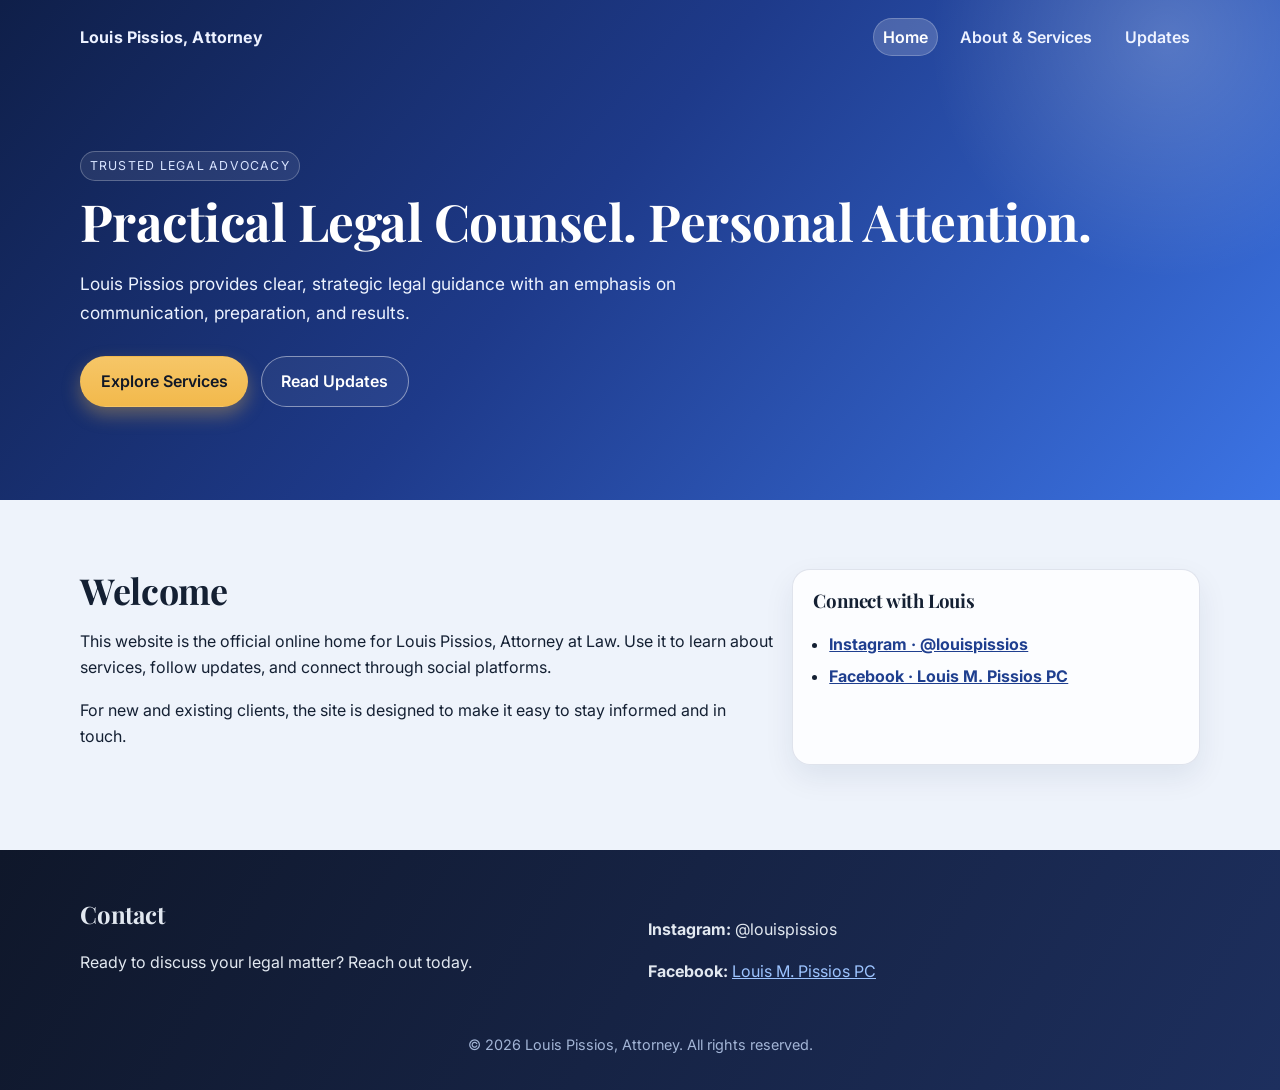
<file: index.html>
<!DOCTYPE html>
<html lang="en">
  <head>
    <meta charset="UTF-8" />
    <meta name="viewport" content="width=device-width, initial-scale=1.0" />
    <title>Louis Pissios, Attorney at Law | Home</title>
    <meta
      name="description"
      content="Louis Pissios, Attorney at Law. Trusted legal counsel, social links, and client updates."
    />
    <link rel="preconnect" href="https://fonts.googleapis.com" />
    <link rel="preconnect" href="https://fonts.gstatic.com" crossorigin />
    <link
      href="https://fonts.googleapis.com/css2?family=Playfair+Display:wght@500;700&family=Inter:wght@400;500;600;700&display=swap"
      rel="stylesheet"
    />
    <link rel="stylesheet" href="styles.css" />
  </head>
  <body>
    <header class="hero" id="top">
      <nav class="nav container">
        <div class="brand">Louis Pissios, Attorney</div>
        <div class="nav-links">
          <a class="active" href="index.html">Home</a>
          <a href="about.html">About & Services</a>
          <a href="updates.html">Updates</a>
        </div>
      </nav>

      <div class="hero-content container">
        <p class="eyebrow">Trusted Legal Advocacy</p>
        <h1>Practical Legal Counsel. Personal Attention.</h1>
        <p class="subtitle">
          Louis Pissios provides clear, strategic legal guidance with an emphasis
          on communication, preparation, and results.
        </p>
        <div class="cta-group">
          <a class="btn primary" href="about.html">Explore Services</a>
          <a class="btn secondary" href="updates.html">Read Updates</a>
        </div>
      </div>
    </header>

    <main>
      <section class="section container split">
        <div>
          <h2>Welcome</h2>
          <p>
            This website is the official online home for Louis Pissios, Attorney
            at Law. Use it to learn about services, follow updates, and connect
            through social platforms.
          </p>
          <p>
            For new and existing clients, the site is designed to make it easy to
            stay informed and in touch.
          </p>
        </div>
        <aside class="card">
          <h3>Connect with Louis</h3>
          <ul class="social-list">
            <li>
              <a href="https://www.instagram.com/louispissios" target="_blank" rel="noopener noreferrer">Instagram · @louispissios</a>
            </li>
            <li>
              <a href="https://www.facebook.com/LouisMPissiosPC" target="_blank" rel="noopener noreferrer">Facebook · Louis M. Pissios PC</a>
            </li>
          </ul>
        </aside>
      </section>
    </main>

    <footer class="footer">
      <div class="container footer-grid">
        <div>
          <h2>Contact</h2>
          <p>Ready to discuss your legal matter? Reach out today.</p>
        </div>
        <div>
          <p><strong>Instagram:</strong> @louispissios</p>
          <p>
            <strong>Facebook:</strong>
            <a href="https://www.facebook.com/LouisMPissiosPC" target="_blank" rel="noopener noreferrer">Louis M. Pissios PC</a>
          </p>
        </div>
      </div>
      <p class="copyright">© <span id="year"></span> Louis Pissios, Attorney. All rights reserved.</p>
    </footer>

    <script src="script.js"></script>
  </body>
</html>
</file>
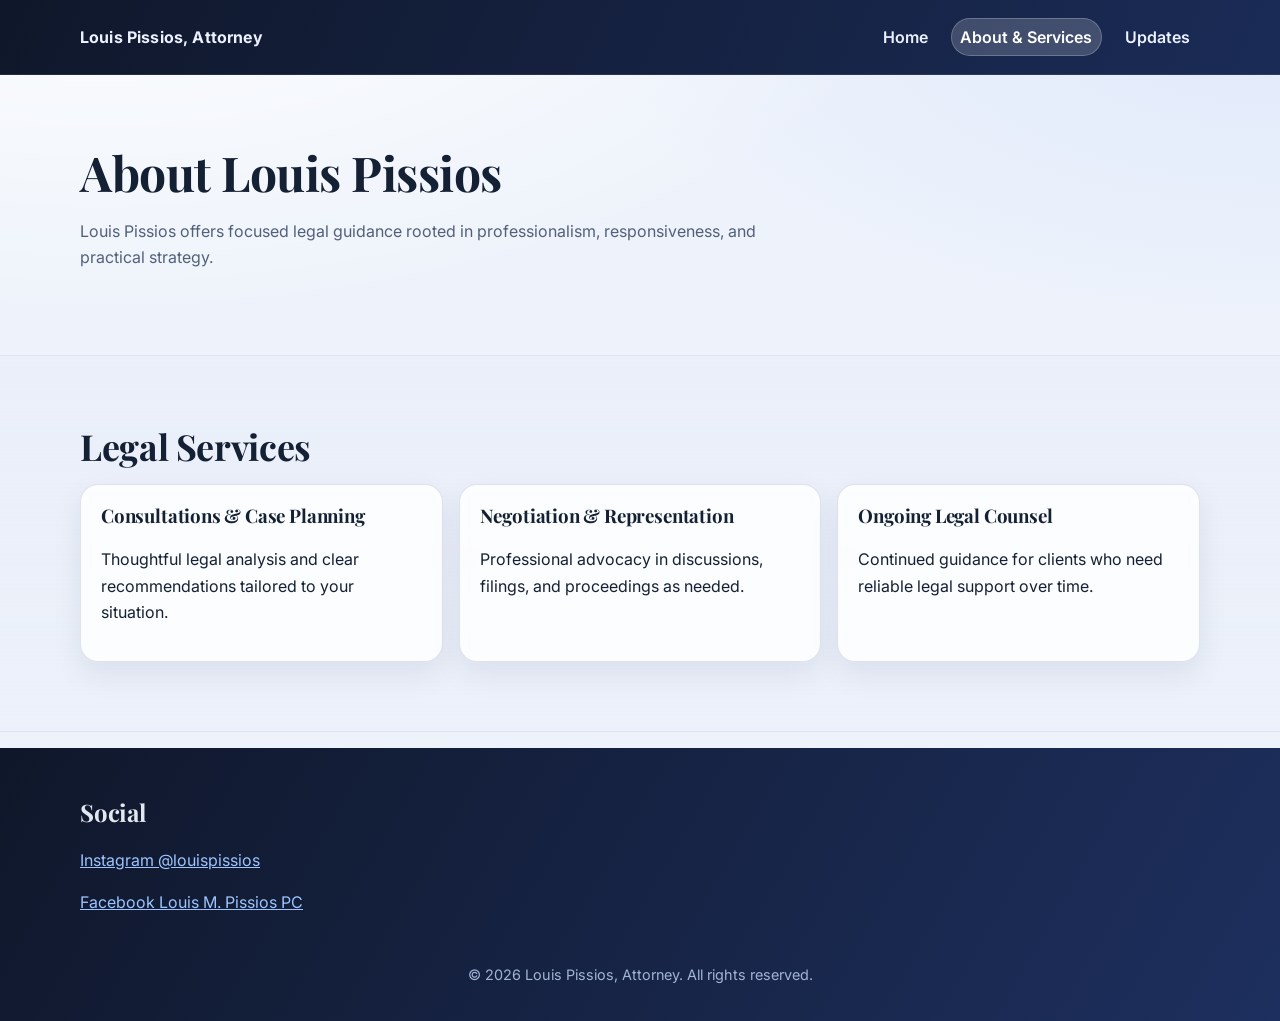
<file: about.html>
<!DOCTYPE html>
<html lang="en">
  <head>
    <meta charset="UTF-8" />
    <meta name="viewport" content="width=device-width, initial-scale=1.0" />
    <title>Louis Pissios, Attorney at Law | About & Services</title>
    <meta
      name="description"
      content="About Louis Pissios and legal services offered."
    />
    <link rel="preconnect" href="https://fonts.googleapis.com" />
    <link rel="preconnect" href="https://fonts.gstatic.com" crossorigin />
    <link
      href="https://fonts.googleapis.com/css2?family=Playfair+Display:wght@500;700&family=Inter:wght@400;500;600;700&display=swap"
      rel="stylesheet"
    />
    <link rel="stylesheet" href="styles.css" />
  </head>
  <body>
    <header class="page-header">
      <nav class="nav container dark-nav">
        <div class="brand">Louis Pissios, Attorney</div>
        <div class="nav-links">
          <a href="index.html">Home</a>
          <a class="active" href="about.html">About & Services</a>
          <a href="updates.html">Updates</a>
        </div>
      </nav>
    </header>

    <main>
      <section class="section container">
        <h1 class="page-title">About Louis Pissios</h1>
        <p class="section-intro">
          Louis Pissios offers focused legal guidance rooted in professionalism,
          responsiveness, and practical strategy.
        </p>
      </section>

      <section class="section alt-bg">
        <div class="container">
          <h2>Legal Services</h2>
          <div class="service-grid">
            <article class="card">
              <h3>Consultations & Case Planning</h3>
              <p>
                Thoughtful legal analysis and clear recommendations tailored to
                your situation.
              </p>
            </article>
            <article class="card">
              <h3>Negotiation & Representation</h3>
              <p>
                Professional advocacy in discussions, filings, and proceedings as
                needed.
              </p>
            </article>
            <article class="card">
              <h3>Ongoing Legal Counsel</h3>
              <p>
                Continued guidance for clients who need reliable legal support over
                time.
              </p>
            </article>
          </div>
        </div>
      </section>
    </main>

    <footer class="footer">
      <div class="container footer-grid">
        <div>
          <h2>Social</h2>
          <p>
            <a href="https://www.instagram.com/louispissios" target="_blank" rel="noopener noreferrer">Instagram @louispissios</a>
          </p>
          <p>
            <a href="https://www.facebook.com/LouisMPissiosPC" target="_blank" rel="noopener noreferrer">Facebook Louis M. Pissios PC</a>
          </p>
        </div>
      </div>
      <p class="copyright">© <span id="year"></span> Louis Pissios, Attorney. All rights reserved.</p>
    </footer>

    <script src="script.js"></script>
  </body>
</html>
</file>
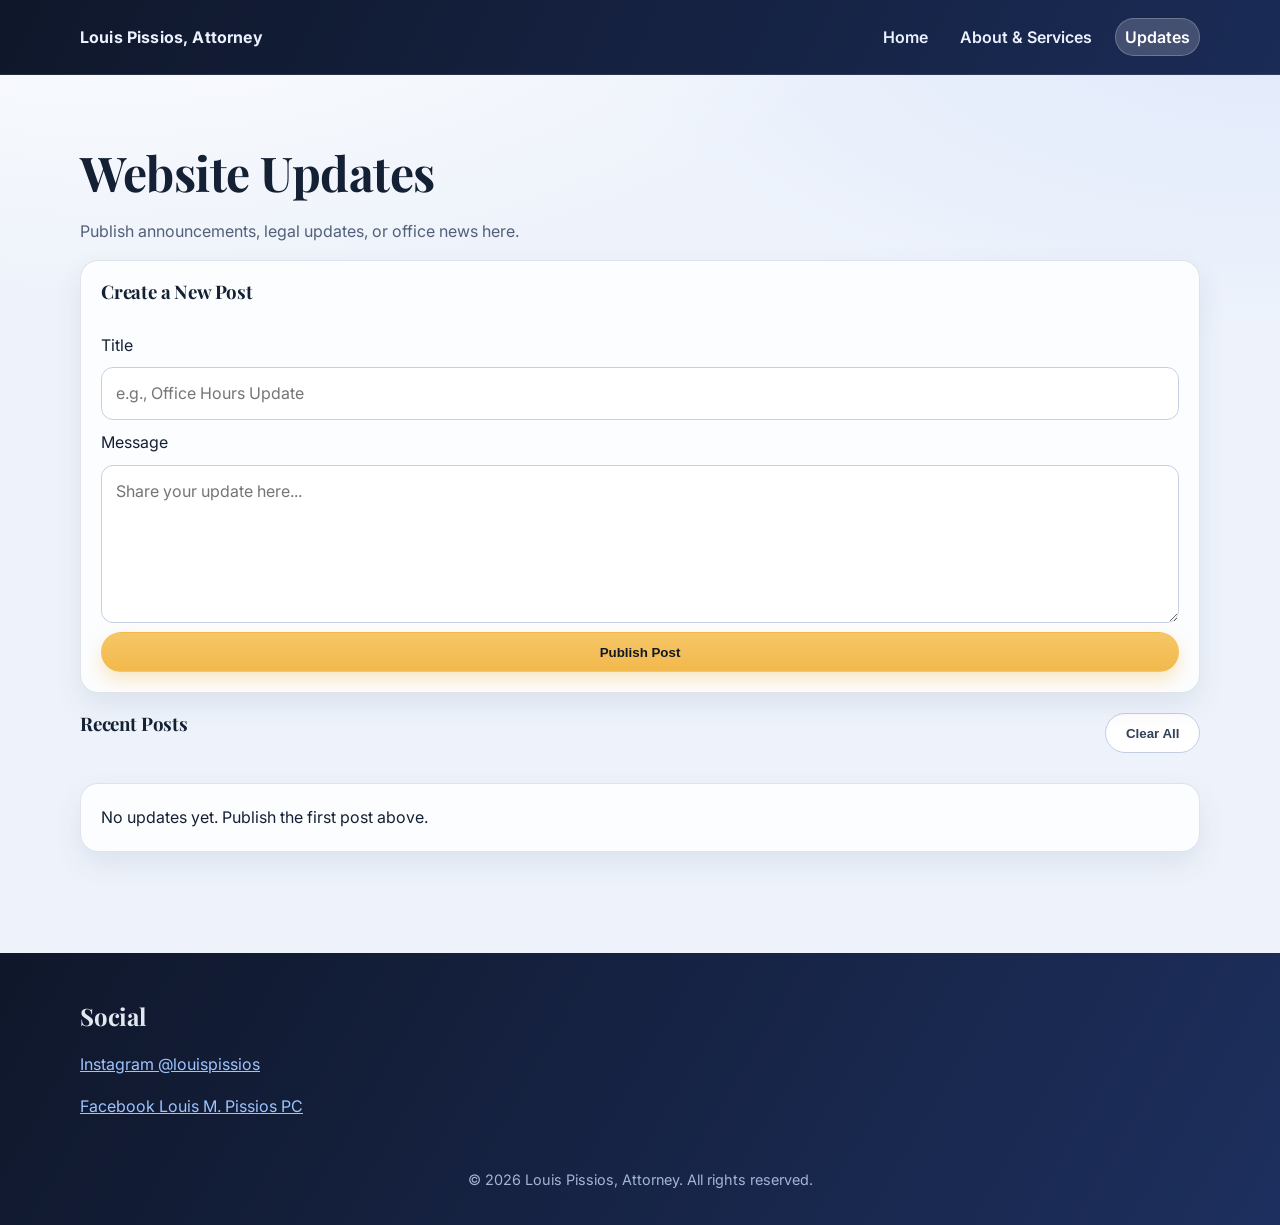
<file: updates.html>
<!DOCTYPE html>
<html lang="en">
  <head>
    <meta charset="UTF-8" />
    <meta name="viewport" content="width=device-width, initial-scale=1.0" />
    <title>Louis Pissios, Attorney at Law | Updates</title>
    <meta
      name="description"
      content="Post and read website updates from Louis Pissios, Attorney at Law."
    />
    <link rel="preconnect" href="https://fonts.googleapis.com" />
    <link rel="preconnect" href="https://fonts.gstatic.com" crossorigin />
    <link
      href="https://fonts.googleapis.com/css2?family=Playfair+Display:wght@500;700&family=Inter:wght@400;500;600;700&display=swap"
      rel="stylesheet"
    />
    <link rel="stylesheet" href="styles.css" />
  </head>
  <body>
    <header class="page-header">
      <nav class="nav container dark-nav">
        <div class="brand">Louis Pissios, Attorney</div>
        <div class="nav-links">
          <a href="index.html">Home</a>
          <a href="about.html">About & Services</a>
          <a class="active" href="updates.html">Updates</a>
        </div>
      </nav>
    </header>

    <main>
      <section class="section container">
        <h1 class="page-title">Website Updates</h1>
        <p class="section-intro">
          Publish announcements, legal updates, or office news here.
        </p>

        <form id="post-form" class="card post-form" aria-label="Create website update">
          <h3>Create a New Post</h3>
          <label for="post-title">Title</label>
          <input id="post-title" name="title" type="text" required maxlength="120" placeholder="e.g., Office Hours Update" />

          <label for="post-content">Message</label>
          <textarea
            id="post-content"
            name="content"
            rows="5"
            required
            maxlength="1200"
            placeholder="Share your update here..."
          ></textarea>

          <button type="submit" class="btn primary">Publish Post</button>
        </form>

        <div class="posts-header">
          <h3>Recent Posts</h3>
          <button id="clear-posts" class="btn ghost" type="button">Clear All</button>
        </div>
        <div id="posts" class="posts" aria-live="polite"></div>
      </section>
    </main>

    <footer class="footer">
      <div class="container footer-grid">
        <div>
          <h2>Social</h2>
          <p>
            <a href="https://www.instagram.com/louispissios" target="_blank" rel="noopener noreferrer">Instagram @louispissios</a>
          </p>
          <p>
            <a href="https://www.facebook.com/LouisMPissiosPC" target="_blank" rel="noopener noreferrer">Facebook Louis M. Pissios PC</a>
          </p>
        </div>
      </div>
      <p class="copyright">© <span id="year"></span> Louis Pissios, Attorney. All rights reserved.</p>
    </footer>

    <script src="script.js"></script>
  </body>
</html>
</file>
<file: styles.css>
:root {
  --bg: #eef3fb;
  --bg-accent: #e0e9fb;
  --surface: rgba(255, 255, 255, 0.82);
  --surface-solid: #ffffff;
  --surface-alt: #e9eef9;
  --text: #142033;
  --muted: #52607a;
  --primary: #1f3f8f;
  --primary-2: #2f61da;
  --accent: #f2b94c;
  --border: rgba(27, 52, 111, 0.13);
  --shadow-soft: 0 12px 30px rgba(17, 36, 74, 0.08);
  --shadow-pop: 0 18px 42px rgba(18, 41, 86, 0.14);
}

* {
  box-sizing: border-box;
}

html {
  scroll-behavior: smooth;
}

body {
  margin: 0;
  font-family: "Inter", system-ui, -apple-system, Segoe UI, Roboto, sans-serif;
  color: var(--text);
  background:
    radial-gradient(1200px 600px at 8% -10%, #ffffff 0%, transparent 70%),
    radial-gradient(1000px 500px at 100% 0%, var(--bg-accent) 0%, transparent 70%),
    var(--bg);
  line-height: 1.65;
}

h1,
h2,
h3 {
  font-family: "Playfair Display", Georgia, serif;
  line-height: 1.2;
  margin-top: 0;
  letter-spacing: -0.01em;
}

.container {
  width: min(1120px, calc(100% - 2.2rem));
  margin: 0 auto;
}

.hero {
  position: relative;
  overflow: hidden;
  background: linear-gradient(130deg, #0f1f49 0%, #1e3a8a 45%, #3c74e5 100%);
  color: #fff;
  padding-bottom: 4.8rem;
}

.hero::before {
  content: "";
  position: absolute;
  inset: -40% -10% auto auto;
  width: 480px;
  height: 480px;
  background: radial-gradient(circle, rgba(255, 255, 255, 0.2), transparent 70%);
}

.page-header {
  background: linear-gradient(115deg, #0f172a, #1a2b56);
  border-bottom: 1px solid rgba(255, 255, 255, 0.09);
}

.nav {
  display: flex;
  justify-content: space-between;
  align-items: center;
  gap: 1rem;
  padding: 1.15rem 0;
}

.brand {
  font-weight: 700;
  letter-spacing: 0.01em;
}

.hero .brand,
.hero .nav-links a,
.dark-nav .brand,
.dark-nav .nav-links a {
  color: #ecf1ff;
}

.nav-links {
  display: flex;
  gap: 0.8rem;
  flex-wrap: wrap;
}

.nav-links a {
  text-decoration: none;
  font-weight: 600;
  padding: 0.35rem 0.62rem;
  border-radius: 999px;
  transition: all 0.2s ease;
}

.nav-links a:hover,
.nav-links a.active {
  color: #fff;
  background: rgba(255, 255, 255, 0.18);
  box-shadow: inset 0 0 0 1px rgba(255, 255, 255, 0.22);
}

.hero-content {
  position: relative;
  z-index: 1;
  padding: 4rem 0 1rem;
}

.eyebrow {
  display: inline-block;
  text-transform: uppercase;
  letter-spacing: 0.1em;
  color: #d8e4ff;
  font-size: 0.77rem;
  margin-bottom: 0.65rem;
  padding: 0.25rem 0.55rem;
  border-radius: 999px;
  border: 1px solid rgba(255, 255, 255, 0.25);
  background: rgba(255, 255, 255, 0.08);
}

h1 {
  font-size: clamp(2rem, 4vw, 3.6rem);
  margin-bottom: 0.8rem;
}

.page-title {
  font-size: clamp(2rem, 4vw, 3rem);
}

.subtitle {
  max-width: 58ch;
  color: #edf3ff;
  font-size: 1.08rem;
}

.cta-group {
  display: flex;
  gap: 0.8rem;
  margin-top: 1.8rem;
  flex-wrap: wrap;
}

.btn {
  border: 1px solid transparent;
  border-radius: 999px;
  padding: 0.72rem 1.22rem;
  font-weight: 600;
  text-decoration: none;
  cursor: pointer;
  transition: all 0.2s ease;
  display: inline-flex;
  align-items: center;
  justify-content: center;
}

.btn.primary {
  background: linear-gradient(180deg, #f6c667, var(--accent));
  color: #111827;
  box-shadow: 0 8px 18px rgba(242, 185, 76, 0.35);
}

.btn.primary:hover {
  transform: translateY(-2px);
  box-shadow: 0 12px 24px rgba(242, 185, 76, 0.4);
}

.btn.secondary {
  border-color: rgba(255, 255, 255, 0.45);
  color: #fff;
  background: rgba(255, 255, 255, 0.05);
}

.btn.secondary:hover {
  border-color: #fff;
  background: rgba(255, 255, 255, 0.14);
}

.section {
  padding: 4.3rem 0;
}

.section h2 {
  font-size: clamp(1.75rem, 2.8vw, 2.35rem);
  margin-bottom: 1rem;
}

.split {
  display: grid;
  grid-template-columns: 1.7fr 1fr;
  gap: 1.2rem;
}

.card {
  background: var(--surface);
  border: 1px solid var(--border);
  border-radius: 18px;
  padding: 1.25rem;
  box-shadow: var(--shadow-soft);
  backdrop-filter: blur(5px);
  -webkit-backdrop-filter: blur(5px);
  transition: transform 0.2s ease, box-shadow 0.2s ease;
}

.card:hover {
  transform: translateY(-2px);
  box-shadow: var(--shadow-pop);
}

.social-list {
  margin: 0;
  padding-left: 1rem;
}

.social-list li + li {
  margin-top: 0.35rem;
}

.social-list a {
  color: var(--primary);
  font-weight: 700;
}

.alt-bg {
  background: linear-gradient(180deg, rgba(233, 238, 249, 0.8), rgba(233, 238, 249, 0.45));
  border-top: 1px solid rgba(32, 59, 116, 0.07);
  border-bottom: 1px solid rgba(32, 59, 116, 0.07);
}

.service-grid {
  display: grid;
  grid-template-columns: repeat(3, minmax(0, 1fr));
  gap: 1rem;
}

.section-intro {
  color: var(--muted);
  margin-bottom: 1rem;
  max-width: 70ch;
}

.post-form {
  display: grid;
  gap: 0.58rem;
  margin-bottom: 1.2rem;
}

.post-form input,
.post-form textarea {
  width: 100%;
  border: 1px solid #c5d0e5;
  border-radius: 12px;
  padding: 0.76rem 0.85rem;
  font: inherit;
  background: var(--surface-solid);
}

.post-form input:focus,
.post-form textarea:focus {
  border-color: var(--primary-2);
  outline: 2px solid #c9dafc;
}

.posts-header {
  display: flex;
  justify-content: space-between;
  align-items: center;
  gap: 1rem;
}

.btn.ghost {
  border-color: #c3cee4;
  background: #fff;
  color: #334155;
}

.btn.ghost:hover {
  border-color: #8ca0ca;
}

.posts {
  margin-top: 0.85rem;
  display: grid;
  gap: 0.85rem;
}

.post {
  background: var(--surface-solid);
  border: 1px solid var(--border);
  border-radius: 14px;
  padding: 1rem;
  box-shadow: var(--shadow-soft);
}

.post h4 {
  margin: 0.1rem 0 0.35rem;
}

.post-meta {
  color: var(--muted);
  font-size: 0.88rem;
  margin-bottom: 0.35rem;
}

.footer {
  background: linear-gradient(120deg, #0f172a, #1d2f5e);
  color: #e2e8f0;
  padding: 3.1rem 0 1.2rem;
  margin-top: 1rem;
}

.footer-grid {
  display: grid;
  grid-template-columns: 1fr 1fr;
  gap: 1rem;
}

.footer a {
  color: #9dc4ff;
}

.copyright {
  text-align: center;
  color: #a3b5d6;
  margin-top: 2rem;
  font-size: 0.9rem;
}

@media (max-width: 880px) {
  .split,
  .service-grid,
  .footer-grid {
    grid-template-columns: 1fr;
  }

  .hero-content {
    padding-top: 3rem;
  }
}
</file>
